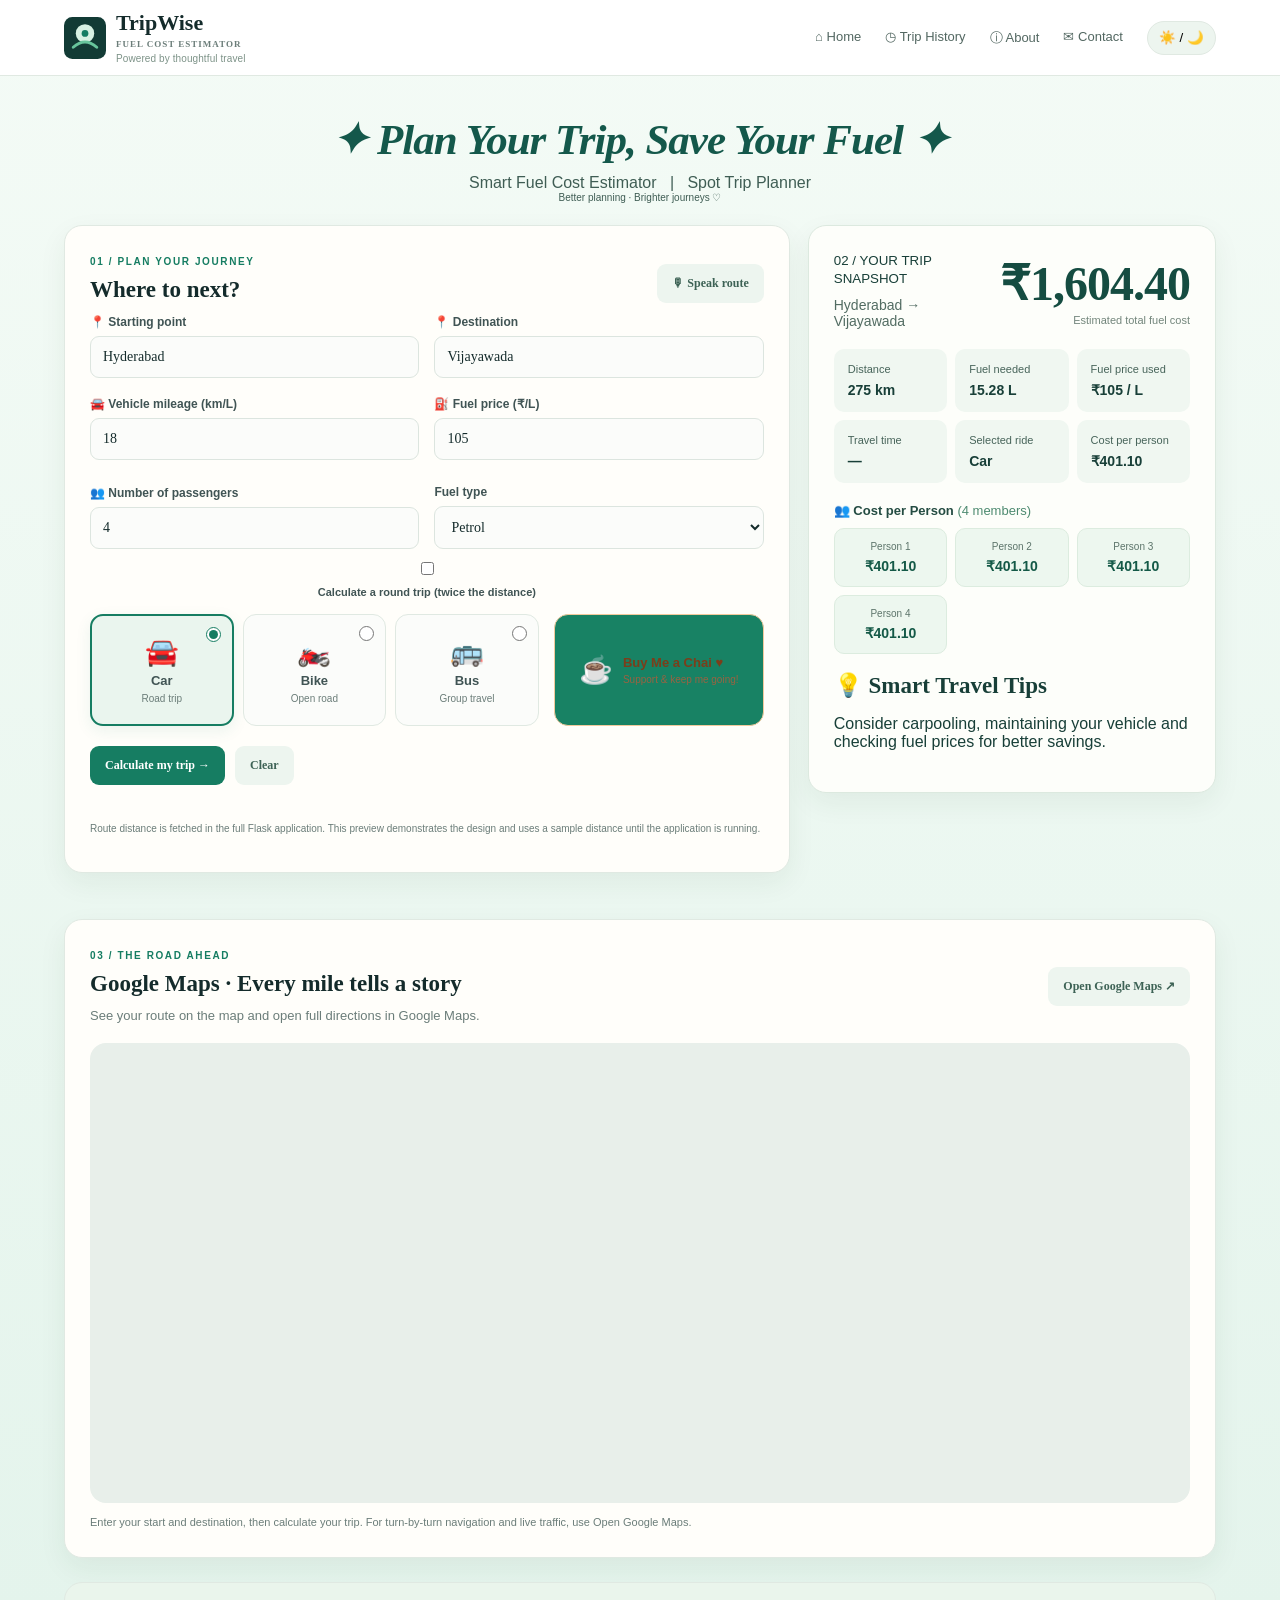
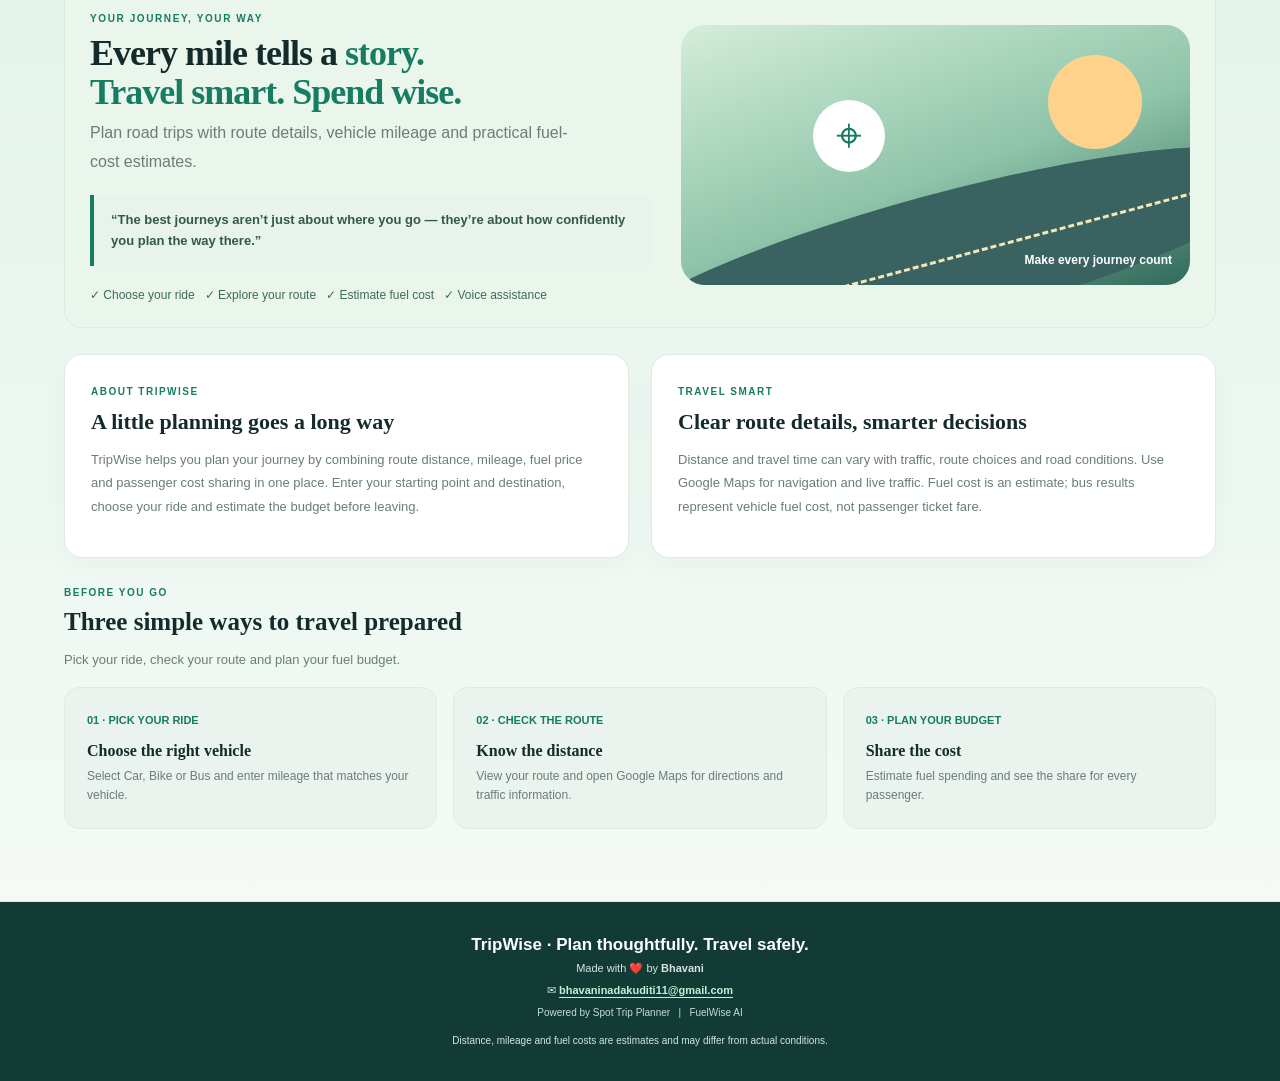
<file: preview.html>
<!doctype html><html lang="en"><head><meta charset="utf-8"><meta name="viewport" content="width=device-width,initial-scale=1"><title>TripWise | Smart Fuel Cost Estimator</title><style>:root{--ink:#142b2b;--muted:#6b7d79;--paper:#f5f8f5;--green:#147d63;--line:#e0e9e2}*{box-sizing:border-box}body{margin:0;background:var(--paper);color:var(--ink);font-family:'DM Sans',sans-serif}a{color:inherit;text-decoration:none}.topbar{height:76px;background:white;border-bottom:1px solid var(--line);display:flex;justify-content:space-between;align-items:center;padding:0 max(5vw,20px)}.brand{font:800 22px Manrope;color:var(--ink)}.brand small{font:700 9px 'DM Sans';letter-spacing:1px;color:var(--muted);margin-left:8px}.topbar nav{display:flex;gap:24px;font-size:13px;color:#526761}main{max-width:1200px;margin:auto;padding:28px 24px 60px}.hero{display:grid;grid-template-columns:1.1fr .9fr;gap:28px;align-items:center;margin:12px 0 34px}.eyebrow,.hero small,.page-title small,.heading small,.result>small,.tips>small{font-size:10px;letter-spacing:1.6px;font-weight:700;color:var(--green)}h1{font:800 clamp(38px,5vw,62px)/1.08 Manrope;letter-spacing:-2px;margin:14px 0}.hero h1 span{color:var(--green)}.hero p,.page-title p{max-width:500px;color:var(--muted);line-height:1.8}.tags{font-size:12px;color:#3e6c58;margin-top:22px}.hero-art{height:270px;position:relative;overflow:hidden;border-radius:24px;background:linear-gradient(140deg,#d6f0e2,#9ed5c4 55%,#e4f2dc)}.sun{position:absolute;width:94px;height:94px;border-radius:50%;background:#ffd28c;top:30px;right:48px}.road{position:absolute;width:140%;height:130px;left:-18%;bottom:-38px;background:#3a6260;transform:rotate(-15deg);border-radius:50%}.road:after{content:'';position:absolute;top:50%;width:100%;border-top:3px dashed #f4e8b9}.pin{position:absolute;top:75px;left:26%;font-size:46px;background:#fff;color:var(--green);border-radius:50%;width:72px;height:72px;display:grid;place-items:center}.hero-art strong{position:absolute;right:18px;bottom:18px;color:white;font-size:12px}.layout{display:grid;grid-template-columns:1.05fr .95fr;gap:22px;align-items:start}.panel,.result{padding:25px;background:white;border:1px solid var(--line);border-radius:18px;box-shadow:0 10px 28px #183b2510}.heading{display:flex;align-items:center;justify-content:space-between;gap:10px}.heading h2,.tips h2{font:750 23px Manrope;margin:8px 0 22px}.fields{display:grid;grid-template-columns:1fr 1fr;gap:15px}label{font-size:12px;font-weight:700;color:#405454;display:flex;flex-direction:column;gap:7px;margin-bottom:15px}input,select{width:100%;border:1px solid #dce5df;border-radius:9px;padding:12px;background:#fbfcfa;font:500 14px 'DM Sans';color:var(--ink)}input:focus,select:focus{outline:2px solid #b5ddca}label small,.hint{font-size:10px;color:var(--muted);font-weight:400}.check{display:flex;flex-direction:row;align-items:center;gap:9px;font-weight:500}.check input{width:auto}.actions{display:flex;gap:10px}.primary,.quiet,.outline{border:0;border-radius:9px;padding:12px 15px;font:700 12px 'DM Sans';cursor:pointer}.primary{background:var(--green);color:white}.quiet{background:#edf5ef;color:#3d6255}.hint{line-height:1.6}.layout aside{display:grid;gap:17px}.result{background:#123b35;color:white;border:0}.result>small{color:#a6dec1}.result>p{font-size:13px;color:#d1e4da;margin:26px 0 5px}.amount{font:800 clamp(34px,4vw,48px) Manrope;letter-spacing:-1px}.stats{display:grid;grid-template-columns:repeat(3,1fr);gap:8px;margin:22px 0}.stats div{background:#ffffff12;border-radius:9px;padding:11px 8px;font-size:10px;color:#b9d5c8}.stats strong{display:block;color:white;font-size:12px;margin-top:7px}.chart{background:white;border-radius:12px;padding:10px;max-height:220px}.outline{background:white;border:1px solid #c7ddd0;color:var(--green);width:100%;margin-top:10px}.tips h2{margin-bottom:10px}.tips ul{padding-left:18px}.tips li{font-size:12px;line-height:1.65;color:var(--muted);margin:8px 0}#status{font-size:12px;color:var(--green);min-height:16px;margin:10px 0}.features{display:grid;grid-template-columns:repeat(3,1fr);gap:16px;margin-top:22px}.features article{padding:22px;background:#eaf3ed;border-radius:15px}.features b{font-size:11px;color:var(--green)}.features h3{font:700 16px Manrope;margin:14px 0 7px}.features p{font-size:12px;line-height:1.6;color:var(--muted);margin:0}.page-title{padding:25px 0}.page-title h1{font-size:48px}.scroll{overflow-x:auto}table{width:100%;border-collapse:collapse;white-space:nowrap}th,td{text-align:left;padding:14px 10px;border-bottom:1px solid var(--line);font-size:12px}th{font-size:10px;color:var(--muted)}td small{display:block;color:var(--muted);margin-top:4px}.empty{text-align:center;padding:45px}.linkbutton{display:inline-block}footer{text-align:center;padding:24px;color:var(--muted);font-size:11px;border-top:1px solid var(--line)}@media(max-width:850px){.hero,.layout{grid-template-columns:1fr}.features{grid-template-columns:1fr}.hero-art{height:220px}}@media(max-width:520px){main{padding:20px 14px 40px}.topbar{padding:0 14px;height:68px}.brand{font-size:18px}.brand small{display:none}.topbar nav{gap:12px;font-size:12px}.fields{grid-template-columns:1fr}.panel,.result{padding:18px}.heading{align-items:flex-start;flex-direction:column}.stats{gap:5px}.stats div{padding:8px 5px}.stats strong{font-size:10px}}
.route-fields{grid-template-columns:1fr 1fr}.map-panel{margin-top:24px}.route-map{display:block;width:100%;height:420px;border:0;border-radius:16px;margin-top:16px}.map-placeholder{display:grid;place-items:center;min-height:240px;background:linear-gradient(135deg,#eef4f0,#e6edf7);border-radius:16px;color:#41534a;text-align:center;padding:24px}.voice-controls{display:flex;align-items:center;gap:12px;margin:12px 0}.voice-controls select{flex:1;min-width:0;padding:10px;border-radius:10px;border:1px solid #d4ddd7;background:#fff}.linkbutton{display:inline-flex;align-items:center;text-decoration:none}.button:disabled,button:disabled{opacity:.65;cursor:wait}@media(max-width:650px){.route-fields{grid-template-columns:1fr}.route-map{height:330px}.map-panel .heading{align-items:flex-start;gap:12px;flex-direction:column}}
/* TripWise vehicle selector, quote card and full-width map */
.quote-card{max-width:560px;margin-top:18px;padding:14px 17px;border-left:4px solid var(--green);border-radius:0 12px 12px 0;background:#e8f3eb;color:#31594c;font:600 13px/1.65 Manrope,sans-serif}.vehicle-grid{display:grid;grid-template-columns:repeat(3,minmax(0,1fr));gap:9px;margin:16px 0 20px}.vehicle-option{position:relative;display:flex;align-items:center;justify-content:center;gap:5px;flex-direction:column;margin:0;padding:13px 5px;border:1px solid var(--line);border-radius:13px;background:#fbfcfa;cursor:pointer;min-height:112px}.vehicle-option input{position:absolute;top:8px;right:8px;width:15px;height:15px;accent-color:var(--green)}.vehicle-option:has(input:checked){border:2px solid var(--green);background:#eaf5ee;box-shadow:0 5px 16px #147d6315}.vehicle-emoji{font-size:27px}.vehicle-option strong{font-size:13px}.vehicle-option small{font-size:10px;color:var(--muted);font-weight:500}.compact-row{display:flex;gap:12px;align-items:end;flex-wrap:wrap;margin-top:5px}.compact-field{flex:1;min-width:105px}.compact-check{flex-direction:row;align-items:center;gap:7px;min-height:42px}.compact-check input{width:auto}.cost-label{font-size:11px;color:#c5ddd2;margin-top:3px}.map-panel{margin-top:24px;scroll-margin-top:18px}.route-map{display:block;width:100%;height:min(70vh,650px);min-height:400px;border:0;border-radius:16px;margin-top:16px;background:#e8efea}.map-placeholder{display:flex;flex-direction:column;align-items:center;justify-content:center;gap:10px;min-height:280px;background:linear-gradient(135deg,#e9f4ee,#e8edf6);border-radius:16px;color:#41534a;text-align:center;padding:24px}.map-placeholder strong{font:800 22px Manrope}.map-placeholder span:last-child{font-size:12px;color:var(--muted)}.map-icon{font-size:35px}.stats{grid-template-columns:repeat(2,minmax(0,1fr))}
@media(max-width:650px){.vehicle-grid{grid-template-columns:repeat(2,minmax(0,1fr))}.vehicle-option{min-height:95px}.compact-row{gap:8px}.compact-field{min-width:90px}.route-map{height:60vh;min-height:350px}.map-placeholder strong{font-size:18px}.quote-card{font-size:12px}}

/* TripWise landing-first planner */
.hero-compact{display:block;margin:4px 0 18px;padding:20px 0 4px}.hero-copy{max-width:900px}.hero-compact h1{margin:8px 0;font-size:clamp(36px,5vw,58px)}.hero-lead{margin:8px 0 12px}.planner{margin-bottom:22px}.planner .heading h2{margin-bottom:12px}.quote-card{max-width:760px}
.result-wide{margin:22px 0;background:#123b35;color:white;border:0}.result-top{display:flex;align-items:center;justify-content:space-between;gap:20px}.result-top p{color:#d1e4da;font-size:14px;margin:10px 0 0}.amount-wrap{text-align:right}.stats{grid-template-columns:repeat(3,minmax(0,1fr));margin:20px 0}.stats div{background:#ffffff12;border-radius:10px;padding:14px;color:#b9d5c8;font-size:11px}.stats strong{font-size:14px}.result-tools{display:flex;align-items:center;gap:12px;flex-wrap:wrap}.result-tools .outline{width:auto;margin:0}.result-tools .voice-controls{margin:0;flex:1;min-width:230px}.result-tools .voice-controls label{color:#d1e4da;margin:0;white-space:nowrap}.result-tools .voice-controls select{max-width:240px}.field-unit{font-size:10px;color:var(--muted);font-weight:400}.map-panel{margin-top:22px}.map-heading h2{margin-bottom:8px}.map-quote{max-width:760px;margin:0;color:var(--muted);font-size:13px;line-height:1.7}.map-footnote{font-size:11px;color:var(--muted);line-height:1.6}.route-map{height:min(76vh,760px);min-height:460px}
@media(max-width:650px){.hero-compact{padding-top:4px}.result-top{align-items:flex-start;flex-direction:column}.amount-wrap{text-align:left}.stats{grid-template-columns:repeat(2,minmax(0,1fr))}.result-tools{align-items:stretch;flex-direction:column}.result-tools .voice-controls{align-items:flex-start;flex-direction:column}.result-tools .voice-controls select{max-width:none}.result-tools .outline{width:100%}.route-map{height:62vh;min-height:360px}}

/* Installable app button and editorial sections */
.content-section{display:grid;grid-template-columns:1fr 1fr;gap:22px;margin:24px 0}.content-copy{background:#fff;border:1px solid var(--line);border-radius:18px;padding:26px;box-shadow:0 8px 24px #183b2508}.content-copy small{font-size:10px;letter-spacing:1.5px;color:var(--green);font-weight:700}.content-copy h2{font:750 22px Manrope;margin:10px 0 12px}.content-copy p{font-size:13px;line-height:1.8;color:var(--muted)}.store-note{display:block;margin-top:7px;font-size:10px}@media(max-width:700px){.content-section{grid-template-columns:1fr}.topbar{gap:10px}.topbar nav{align-items:center}}

/* Version 6 layout refinements: planner first, route map without placeholder, story content after map */
.vehicle-grid{grid-template-columns:repeat(3,minmax(0,1fr))}
.detail-fields{align-items:end;margin-top:4px}
.detail-fields label{margin-bottom:10px}
.compact-check{min-height:42px;align-self:end;padding-bottom:13px}
.after-map-hero{display:grid;grid-template-columns:1.05fr .95fr;gap:28px;align-items:center;margin:30px 0 22px;padding:30px;background:#fff;border:1px solid var(--line);border-radius:20px}
.after-map-hero .hero-copy{max-width:none}
.after-map-hero h1{font-size:clamp(34px,4.5vw,54px)}
.after-map-hero .hero-art{height:260px}
.content-section{margin:24px 0}
.features-section{margin:24px 0 12px}
.features-intro small{font-size:10px;letter-spacing:1.5px;color:var(--green);font-weight:700}
.features-intro h2{font:750 25px Manrope;margin:8px 0}
.features-intro p{font-size:13px;color:var(--muted);line-height:1.7}
.features{margin-top:16px}
.features article{border:1px solid var(--line)}
@media(max-width:850px){.after-map-hero{grid-template-columns:1fr}.after-map-hero .hero-art{height:220px}}
@media(max-width:650px){.vehicle-grid{grid-template-columns:repeat(3,minmax(0,1fr))}.vehicle-option{padding:10px 3px;min-height:94px}.vehicle-emoji{font-size:23px}.detail-fields{grid-template-columns:1fr 1fr;gap:10px}.detail-fields label:first-child{grid-column:1 / -1}.after-map-hero{padding:20px 16px;margin-top:22px}.after-map-hero h1{font-size:36px}.route-map{height:62vh;min-height:360px}}
.map-preview-art{position:relative;overflow:hidden;background-color:#e8f0e9;background-image:linear-gradient(30deg,transparent 48%,#c7d8ca 49%,#c7d8ca 51%,transparent 52%),linear-gradient(120deg,transparent 48%,#d3dfd5 49%,#d3dfd5 51%,transparent 52%);background-size:180px 140px,220px 170px;display:flex;align-items:center;justify-content:center}.map-road{position:absolute;width:130%;height:95px;background:#fff;border:2px solid #d3ded4;transform:rotate(-13deg);border-radius:50%;box-shadow:0 0 0 10px #dce8dc}.map-pin-a,.map-pin-b{position:absolute;background:white;border-radius:20px;padding:10px 14px;font-size:12px;font-weight:700;box-shadow:0 4px 18px #173a2418}.map-pin-a{left:12%;top:25%}.map-pin-b{right:12%;bottom:24%}.map-caption{position:absolute;bottom:12px;left:12px;background:#ffffffde;padding:8px 12px;border-radius:8px;color:#4c6258;font-size:11px}

/* TripWise polish: brand, support button, editable fuel price, and contribution dialog */
.brand{display:flex;align-items:center;gap:10px}.brand-logo{width:42px;height:42px;object-fit:contain;flex:0 0 auto}.brand-copy{display:flex;flex-direction:column;line-height:1.05}.brand-copy small{display:block;margin:5px 0 0;font-size:9px;letter-spacing:1.2px}.brand-copy em{font-style:normal;font:500 9px 'DM Sans',sans-serif;color:var(--muted);margin-top:4px;letter-spacing:.1px}
.vehicle-row{display:flex;align-items:stretch;gap:14px;margin:16px 0 20px}.vehicle-row .vehicle-grid{flex:1;min-width:0;margin:0}.chai-button{display:flex;align-items:center;justify-content:center;gap:10px;min-width:180px;padding:13px 17px;border:1px solid #f1c99c;border-radius:14px;background:linear-gradient(135deg,#fff6e9,#ffe4c3);color:#7b3e1b;cursor:pointer;text-align:left;transition:transform .18s,box-shadow .18s}.chai-button:hover{transform:translateY(-2px);box-shadow:0 9px 20px #b66b2b20}.chai-cup{font-size:27px}.chai-button strong,.chai-button small{display:block}.chai-button strong{font-size:13px}.chai-button small{font-size:10px;margin-top:4px;color:#986342}
.chai-modal{position:fixed;inset:0;z-index:1000;display:none;align-items:center;justify-content:center;padding:20px;background:#102522b8;backdrop-filter:blur(6px);overflow-y:auto}.chai-modal.open{display:flex}.modal-open{overflow:hidden}.chai-dialog{position:relative;width:min(100%,460px);max-height:min(92vh,850px);overflow:auto;background:#fffdf9;border:1px solid #f0dfcb;border-radius:24px;padding:28px;text-align:center;box-shadow:0 24px 80px #071a1640;animation:chaiIn .2s ease-out}.chai-close{position:absolute;right:15px;top:13px;width:36px;height:36px;border:0;border-radius:50%;background:#f5eee6;color:#5f4a39;font-size:25px;cursor:pointer}.chai-icon{display:grid;place-items:center;width:58px;height:58px;margin:0 auto 12px;border-radius:18px;background:#ffedda;font-size:30px}.chai-kicker{font-size:9px;font-weight:800;letter-spacing:1.5px;color:#a76832;margin:0}.chai-dialog h2{font:800 29px Manrope,sans-serif;color:#273e34;margin:9px 0}.chai-description{font-size:13px;line-height:1.65;color:#7a827b;max-width:330px;margin:0 auto 18px}.chai-amounts{display:flex;justify-content:center;gap:10px}.chai-amount{min-width:82px;padding:11px 18px;border:1px solid #ead7c2;border-radius:12px;background:#fff;color:#6f4c30;font:800 15px 'DM Sans',sans-serif;cursor:pointer}.chai-amount.active{background:#a95f2b;border-color:#a95f2b;color:white;box-shadow:0 6px 15px #a95f2b30}.chai-selected{font-size:12px;color:#7c827b;margin:14px 0 10px}.chai-selected strong{color:#a95f2b}.chai-qr{display:block;width:min(100%,245px);height:auto;max-height:285px;object-fit:contain;margin:0 auto;border-radius:10px;background:#fff}.chai-upi{font-size:12px;color:#53635a;margin:8px 0}.chai-upi strong{color:#263d32;letter-spacing:.2px}.chai-note{font-size:10px;line-height:1.6;color:#888d86;max-width:340px;margin:8px auto 15px}.chai-done{min-width:120px;background:#a95f2b}.site-footer{padding:28px 18px 32px;background:#f2f7f2;border-top:1px solid var(--line);text-align:center;color:#748078;font-size:11px;line-height:1.6}.site-footer p{margin:5px 0}.site-footer .footer-brand{font:800 17px Manrope,sans-serif;color:#183b32}.footer-brand span{color:#d29a61}.footer-powered{font-size:10px;color:#748078}.footer-contact a{color:var(--green);font-weight:700;text-decoration:underline;text-underline-offset:3px}.footer-disclaimer{max-width:720px;margin:12px auto 0!important;font-size:10px}
@keyframes chaiIn{from{opacity:0;transform:translateY(10px) scale(.98)}to{opacity:1;transform:translateY(0) scale(1)}}
@media(max-width:700px){.vehicle-row{flex-direction:column}.chai-button{min-width:0;justify-content:flex-start;padding:12px 15px}.vehicle-row .vehicle-grid{grid-template-columns:repeat(3,minmax(0,1fr))}.brand-logo{width:36px;height:36px}.brand-copy em{display:none}.topbar nav{gap:10px}.topbar nav a{font-size:11px}.chai-dialog{padding:24px 18px}.chai-amount{min-width:70px}.chai-qr{width:min(100%,220px)}}

/* User-requested dark theme toggle */
.dark-theme{--ink:#edf5f0;--muted:#a9bbb2;--paper:#101d1b;--line:#2b403a;background:var(--paper);color:var(--ink)}.dark-theme .topbar,.dark-theme .panel,.dark-theme .chai-dialog{background:#172824;color:var(--ink);border-color:#2b403a}.dark-theme input,.dark-theme select{background:#20332e;color:#edf5f0;border-color:#3a5149}.dark-theme .site-footer{background:#172824;color:#a9bbb2}.dark-theme .content-copy,.dark-theme .features article{background:#172824;color:var(--ink)}.theme-toggle{border:1px solid var(--line);border-radius:30px;padding:8px 11px;background:#edf5ef;cursor:pointer}

.dashboard-layout{grid-template-columns:minmax(0,1.55fr) minmax(320px,1fr);gap:18px;align-items:start}.dashboard-layout .result-wide{margin:0;min-width:0}.dashboard-layout .planner{min-width:0}@media(max-width:850px){.dashboard-layout{grid-template-columns:1fr}.dashboard-layout .result-wide{margin-top:0}}

/* Individual passenger split shown in the trip snapshot */
.people-costs{margin:10px 0 18px}.people-costs h3{font:700 13px Manrope,sans-serif;margin:0 0 10px;color:#dcefe5}.people-costs h3 span{color:#a8d9c2;font-weight:500}.people-cost-grid{display:grid;grid-template-columns:repeat(auto-fit,minmax(90px,1fr));gap:8px}.person-cost{padding:12px 8px;border:1px solid #ffffff1f;background:#ffffff12;border-radius:10px;text-align:center}.person-cost small{display:block;color:#c7ded3;font-size:10px}.person-cost strong{display:block;color:#fff;font-size:14px;margin-top:6px}@media(max-width:650px){.people-cost-grid{grid-template-columns:repeat(2,minmax(0,1fr))}}

:root{--green:#167d62}body{background:linear-gradient(180deg,#f4fbf6,#e4f4ec 60%,#f8fbf7)}.topbar{position:sticky;top:0;z-index:5}.brand{display:flex;align-items:center;gap:10px}.brand-logo{width:42px;height:42px}.brand-copy{display:flex;flex-direction:column}.brand-copy small{font-size:9px;letter-spacing:1px}.brand-copy em{font-style:normal;font-size:10px;color:#7d9388}.topbar nav a{padding:8px 0}.dashboard-layout{grid-template-columns:minmax(0,1.6fr) minmax(300px,0.9fr);align-items:start}.planner{background:#fffefa}.result-wide{margin:0;background:#fdfefa;color:#183f38;border:1px solid #dce9df;box-shadow:0 10px 28px #183b2510}.result-top p{color:#526c62}.amount{color:#154c41}.cost-label{color:#72857b}.stats div{background:#f0f7f1;color:#47645a}.stats strong{color:#183f38}.people-costs h3{color:#244c42}.people-costs h3 span{color:#4d8a70}.person-cost{background:#edf7ef;border:1px solid #dcecdf}.person-cost small{color:#5c746a}.person-cost strong{color:#145947}.vehicle-row{display:flex;align-items:stretch;gap:15px}.vehicle-row .vehicle-grid{flex:1}.vehicle-row .chai-button{align-self:stretch;min-width:210px;background:#188264}.route-map{height:390px}.map-panel{background:#fffefa}.map-footnote{margin-bottom:0}.hero-compact{margin-top:24px;padding:25px;border-radius:18px;background:#eaf5ec}.hero-compact h1{font-size:36px;letter-spacing:-1px}.hero-art{background:linear-gradient(160deg,#d4edda,#8ec4a9 55%,#31695b)}.site-footer{background:#123b35;color:#d4e7dd}.site-footer .footer-brand{color:#fff}.footer-powered{color:#c5ddd2}.footer-contact a{color:#c4f0d7}.content-section{margin-top:26px}.trip-banner{margin:8px 0 22px;text-align:center}.trip-banner h1{font:italic 700 clamp(28px,4vw,43px) Manrope;color:#14584b;letter-spacing:-1px;margin:10px}.trip-banner p{margin:0;color:#3f5d54}.map-panel{margin-top:24px}.check{font-size:11px}.chai-qr{width:min(100%,285px);max-height:390px}.chai-done{background:#177e62}.install-btn{border:1px solid #dce9df;border-radius:20px;padding:8px 10px;background:#f3f8f4;color:#315e4d;font-size:11px;cursor:pointer}.roundtrip-label{display:flex;align-items:center;gap:8px;margin:0 0 12px;font-size:11px}.roundtrip-label input{width:auto}.mini-note{font-size:10px;color:#7a8c83}@media(max-width:850px){.dashboard-layout{grid-template-columns:1fr}.vehicle-row{flex-direction:column}.vehicle-row .chai-button{min-width:0}.trip-banner h1{font-size:30px}.topbar{height:auto;min-height:76px;gap:12px;flex-wrap:wrap;padding-top:12px;padding-bottom:12px}.topbar nav{flex-wrap:wrap;justify-content:center}}@media(max-width:520px){.topbar nav{font-size:11px}.trip-banner h1{font-size:25px}.result-top{flex-direction:row}.amount{font-size:32px}.route-map{height:340px}.result-top p{font-size:12px}}
</style></head><body><header class="topbar"><a class="brand" href="#planner"><img class="brand-logo" src="[data-uri]" alt=""><span class="brand-copy">TripWise<small>FUEL COST ESTIMATOR</small><em>Powered by thoughtful travel</em></span></a><nav><a href="#planner">⌂ Home</a><a href="#history">◷ Trip History</a><a href="#aboutSection">ⓘ About</a><a href="#contactSection">✉ Contact</a><button id="themeToggle" class="theme-toggle" type="button">☀️ / 🌙</button></nav></header><main><section class="trip-banner"><h1>✦ Plan Your Trip, Save Your Fuel ✦</h1><p>Smart Fuel Cost Estimator &nbsp; | &nbsp; Spot Trip Planner</p><p class="mini-note">Better planning · Brighter journeys ♡</p></section>
<div class="layout dashboard-layout"><section class="planner panel" id="planner"><div class="heading"><div><small>01 / PLAN YOUR JOURNEY</small><h2>Where to next?</h2></div><button id="voiceBtn" class="quiet" type="button">🎙 Speak route</button></div><form id="tripForm"><div class="fields route-fields"><label>📍 Starting point<input id="origin" value="Hyderabad" placeholder="e.g. Hyderabad" required></label><label>📍 Destination<input id="destination" value="Vijayawada" placeholder="e.g. Vijayawada" required></label></div><div class="fields detail-fields"><label>🚘 Vehicle mileage (km/L)<input id="mileage" type="number" min="0.1" step="0.1" value="18" required></label><label>⛽ Fuel price (₹/L)<input id="fuelPrice" type="number" min="0.1" step="0.1" value="105" required></label><label>👥 Number of passengers<input id="passengers" type="number" min="1" max="100" value="4" required></label><label>Fuel type<select id="fuelType"><option>Petrol</option><option>Diesel</option></select></label></div><label class="roundtrip-label"><input id="roundTrip" type="checkbox"> Calculate a round trip (twice the distance)</label><div class="vehicle-row"><div class="vehicle-grid"><label class="vehicle-option"><input type="radio" name="vehicle" value="car" checked><span class="vehicle-emoji">🚘</span><strong>Car</strong><small>Road trip</small></label><label class="vehicle-option"><input type="radio" name="vehicle" value="bike"><span class="vehicle-emoji">🏍️</span><strong>Bike</strong><small>Open road</small></label><label class="vehicle-option"><input type="radio" name="vehicle" value="bus"><span class="vehicle-emoji">🚌</span><strong>Bus</strong><small>Group travel</small></label></div><button type="button" class="chai-button" id="chaiOpenBtn"><span class="chai-cup">☕</span><span><strong>Buy Me a Chai ♥</strong><small>Support & keep me going!</small></span></button></div><div class="actions"><button class="primary" type="submit">Calculate my trip →</button><button class="quiet" type="reset">Clear</button></div><p id="status" role="status"></p><p class="hint">Route distance is fetched in the full Flask application. This preview demonstrates the design and uses a sample distance until the application is running.</p></form></section>
<section class="result result-wide" id="tripResults"><div class="result-top"><div><small>02 / YOUR TRIP SNAPSHOT</small><p id="routeTitle">Hyderabad → Vijayawada</p></div><div class="amount-wrap"><div id="totalCost" class="amount">₹1,604.40</div><div id="costLabel" class="cost-label">Estimated total fuel cost</div></div></div><div class="stats"><div>Distance<strong id="distance">275 km</strong></div><div>Fuel needed<strong id="fuelLiters">15.28 L</strong></div><div>Fuel price used<strong id="fuelPriceUsed">₹105 / L</strong></div><div>Travel time<strong id="duration">—</strong></div><div>Selected ride<strong id="selectedRide">Car</strong></div><div>Cost per person<strong id="costPerPerson">₹401.10</strong></div></div><div class="people-costs"><h3>👥 Cost per Person <span id="peopleCountLabel">(4 members)</span></h3><div class="people-cost-grid" id="peopleCosts"><div class="person-cost"><small>Person 1</small><strong>₹401.10</strong></div><div class="person-cost"><small>Person 2</small><strong>₹401.10</strong></div><div class="person-cost"><small>Person 3</small><strong>₹401.10</strong></div><div class="person-cost"><small>Person 4</small><strong>₹401.10</strong></div></div></div><div class="tips"><h2>💡 Smart Travel Tips</h2><p>Consider carpooling, maintaining your vehicle and checking fuel prices for better savings.</p></div></section></div>
<section class="panel map-panel" id="mapSection"><div class="heading map-heading"><div><small>03 / THE ROAD AHEAD</small><h2>Google Maps · Every mile tells a story</h2><p class="map-quote">See your route on the map and open full directions in Google Maps.</p></div><a id="openMaps" class="quiet linkbutton" href="https://www.google.com/maps/dir/?api=1&origin=Hyderabad&destination=Vijayawada&travelmode=driving" target="_blank" rel="noopener">Open Google Maps ↗</a></div><iframe id="routeMap" title="Google Maps route" class="route-map" src="https://maps.google.com/maps?output=embed&saddr=Hyderabad&daddr=Vijayawada" loading="lazy" referrerpolicy="no-referrer-when-downgrade" allowfullscreen></iframe><p class="map-footnote">Enter your start and destination, then calculate your trip. For turn-by-turn navigation and live traffic, use Open Google Maps.</p></section>
<section class="hero hero-compact after-map-hero"><div class="hero-copy"><span class="eyebrow">YOUR JOURNEY, YOUR WAY</span><h1>Every mile tells a <span>story.</span><br><span>Travel smart. Spend wise.</span></h1><p class="hero-lead">Plan road trips with route details, vehicle mileage and practical fuel-cost estimates.</p><div class="quote-card">“The best journeys aren’t just about where you go — they’re about how confidently you plan the way there.”</div><div class="tags">✓ Choose your ride &nbsp; ✓ Explore your route &nbsp; ✓ Estimate fuel cost &nbsp; ✓ Voice assistance</div></div><div class="hero-art"><div class="sun"></div><div class="road"></div><div class="pin">⌖</div><strong>Make every journey count</strong></div></section>
<section class="content-section" id="aboutSection"><div class="content-copy"><small>ABOUT TRIPWISE</small><h2>A little planning goes a long way</h2><p>TripWise helps you plan your journey by combining route distance, mileage, fuel price and passenger cost sharing in one place. Enter your starting point and destination, choose your ride and estimate the budget before leaving.</p></div><div class="content-copy"><small>TRAVEL SMART</small><h2>Clear route details, smarter decisions</h2><p>Distance and travel time can vary with traffic, route choices and road conditions. Use Google Maps for navigation and live traffic. Fuel cost is an estimate; bus results represent vehicle fuel cost, not passenger ticket fare.</p></div></section><section class="features-section" id="history"><div class="features-intro"><small>BEFORE YOU GO</small><h2>Three simple ways to travel prepared</h2><p>Pick your ride, check your route and plan your fuel budget.</p></div><div class="features"><article><b>01 · PICK YOUR RIDE</b><h3>Choose the right vehicle</h3><p>Select Car, Bike or Bus and enter mileage that matches your vehicle.</p></article><article><b>02 · CHECK THE ROUTE</b><h3>Know the distance</h3><p>View your route and open Google Maps for directions and traffic information.</p></article><article><b>03 · PLAN YOUR BUDGET</b><h3>Share the cost</h3><p>Estimate fuel spending and see the share for every passenger.</p></article></div></section>
<div class="chai-modal" id="chaiModal" aria-hidden="true"><div class="chai-dialog" role="dialog" aria-modal="true" aria-labelledby="chaiTitle"><button type="button" class="chai-close" id="chaiCloseBtn" aria-label="Close">×</button><div class="chai-icon">☕</div><p class="chai-kicker">A LITTLE SUPPORT GOES A LONG WAY</p><h2 id="chaiTitle">Buy me a chai</h2><p class="chai-description">If TripWise helps you plan better, you can support its creator.</p><div class="chai-amounts"><button type="button" class="chai-amount active" data-amount="10">₹10</button><button type="button" class="chai-amount" data-amount="20">₹20</button><button type="button" class="chai-amount" data-amount="30">₹30</button></div><p class="chai-selected">Selected amount: <strong id="chaiSelectedAmount">₹10</strong></p><img class="chai-qr" src="[data-uri]" alt="PhonePe QR code supplied by Bhavani"><p class="chai-upi">Scan using the PhonePe app</p><p class="chai-note">Scan the QR with your UPI app. Confirm the payee and enter the chosen amount in your payment app before paying.</p><button type="button" class="primary chai-done" id="chaiDoneBtn">Done</button></div></div></main><footer class="site-footer" id="contactSection"><p class="footer-brand">TripWise · Plan thoughtfully. Travel safely.</p><p>Made with ❤️ by <strong>Bhavani</strong></p><p class="footer-contact">✉ <a href="mailto:bhavaninadakuditi11@gmail.com">bhavaninadakuditi11@gmail.com</a></p><p class="footer-powered">Powered by Spot Trip Planner &nbsp; | &nbsp; FuelWise AI</p><p class="footer-disclaimer">Distance, mileage and fuel costs are estimates and may differ from actual conditions.</p></footer><script>
const modal=document.getElementById('chaiModal');function closeModal(){modal.classList.remove('open');modal.setAttribute('aria-hidden','true')}document.getElementById('chaiOpenBtn').onclick=()=>{modal.classList.add('open');modal.setAttribute('aria-hidden','false')};document.getElementById('chaiCloseBtn').onclick=closeModal;document.getElementById('chaiDoneBtn').onclick=closeModal;modal.addEventListener('click',e=>{if(e.target===modal)closeModal()});document.addEventListener('keydown',e=>{if(e.key==='Escape')closeModal()});document.querySelectorAll('.chai-amount').forEach(b=>b.onclick=()=>{document.querySelectorAll('.chai-amount').forEach(x=>x.classList.remove('active'));b.classList.add('active');document.getElementById('chaiSelectedAmount').textContent='₹'+b.dataset.amount});document.getElementById('themeToggle').onclick=()=>document.body.classList.toggle('dark-theme');
const money=n=>'₹'+Number(n).toLocaleString('en-IN',{minimumFractionDigits:2,maximumFractionDigits:2});document.getElementById('tripForm').addEventListener('submit',e=>{e.preventDefault();const o=document.getElementById('origin').value.trim(),d=document.getElementById('destination').value.trim(),m=Number(document.getElementById('mileage').value),p=Number(document.getElementById('fuelPrice').value),n=Math.max(1,Math.min(100,Number(document.getElementById('passengers').value)||1)),round=document.getElementById('roundTrip').checked;if(!o||!d||m<=0||p<=0){document.getElementById('status').textContent='Please enter valid trip details.';return}const dist=275*(round?2:1),liters=Number((dist/m).toFixed(2)),cost=liters*p;document.getElementById('routeTitle').textContent=o+' → '+d;document.getElementById('distance').textContent=dist+' km';document.getElementById('fuelLiters').textContent=liters.toFixed(2)+' L';document.getElementById('fuelPriceUsed').textContent='₹'+p.toFixed(2)+' / L';document.getElementById('totalCost').textContent=money(cost);document.getElementById('costPerPerson').textContent=money(cost/n);document.getElementById('peopleCountLabel').textContent='('+n+' '+(n===1?'person':'members')+')';document.getElementById('peopleCosts').innerHTML=Array.from({length:n},(_,i)=>'<div class="person-cost"><small>Person '+(i+1)+'</small><strong>'+money(cost/n)+'</strong></div>').join('');document.getElementById('selectedRide').textContent=document.querySelector('input[name=vehicle]:checked').value;document.getElementById('status').textContent='Preview updated. The standalone preview uses a sample 275 km distance; the full Flask app looks up the route distance.';const q1=encodeURIComponent(o),q2=encodeURIComponent(d),mode=document.querySelector('input[name=vehicle]:checked').value==='bike'?'bicycling':'driving';document.getElementById('routeMap').src='https://maps.google.com/maps?output=embed&saddr='+q1+'&daddr='+q2;document.getElementById('openMaps').href='https://www.google.com/maps/dir/?api=1&origin='+q1+'&destination='+q2+'&travelmode='+mode;});document.getElementById('tripForm').addEventListener('reset',()=>setTimeout(()=>{document.getElementById('status').textContent='';},0));
</script></body></html>
</file>
